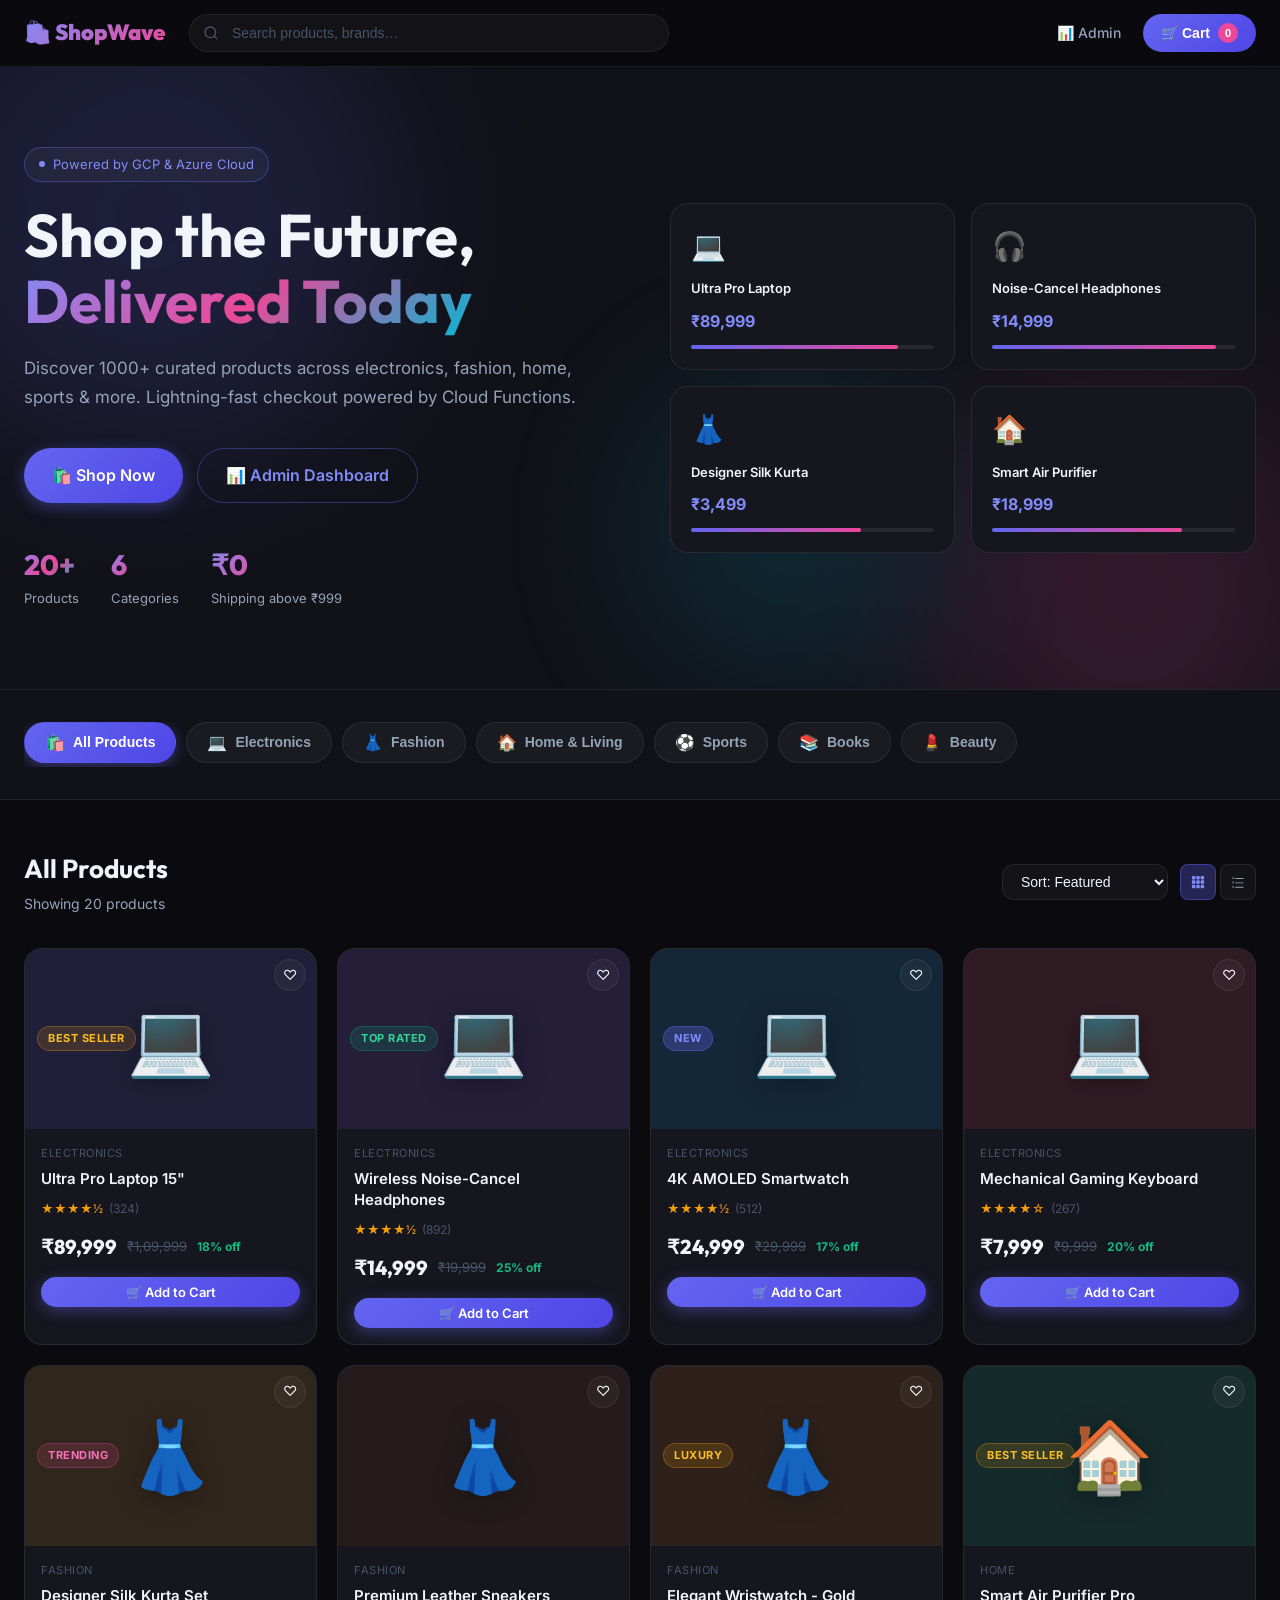
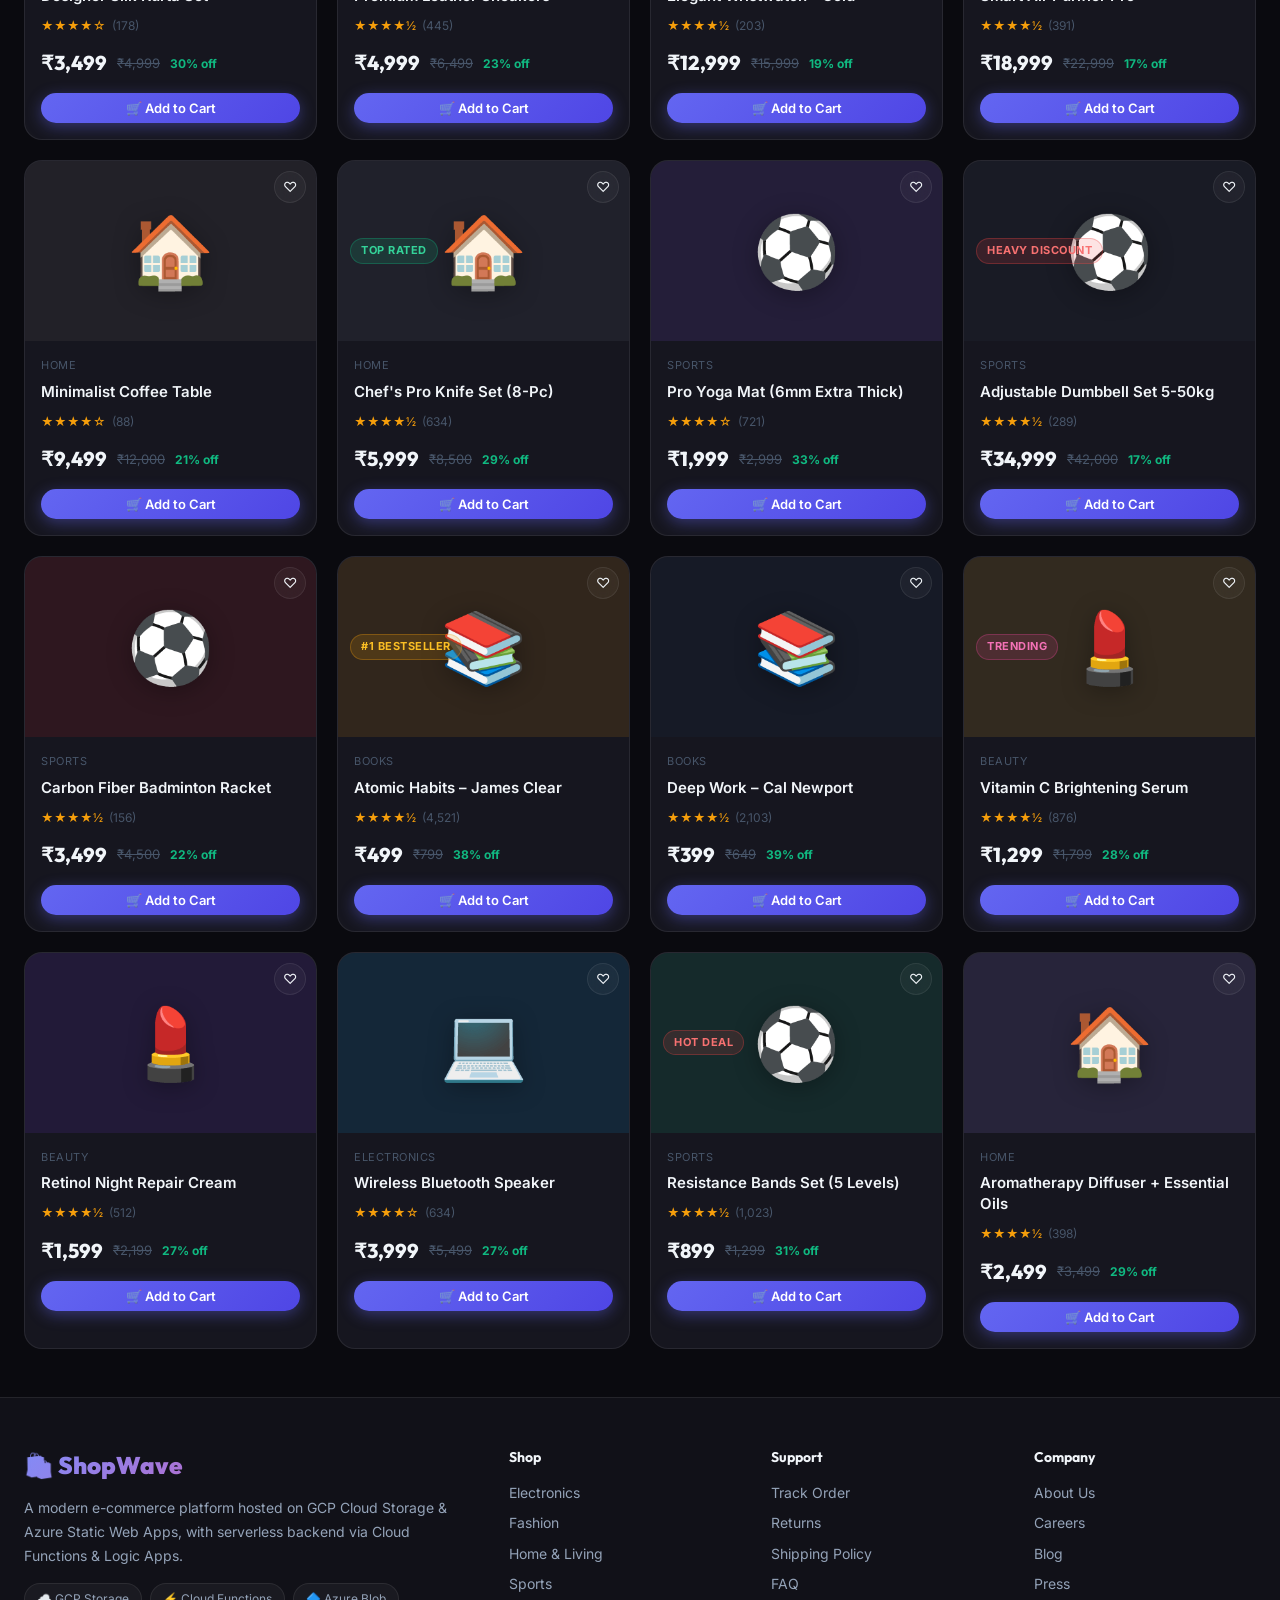
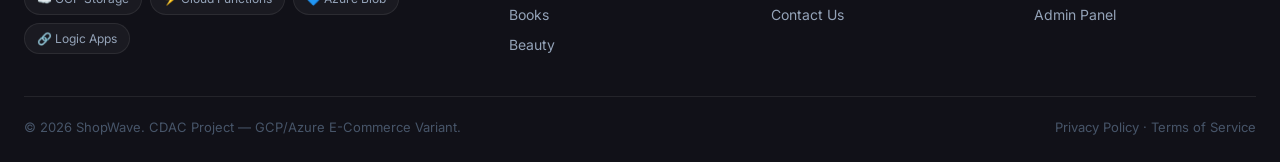
<file: CDAC project/ecommerce-app/index.html>
<!DOCTYPE html>
<html lang="en">
<head>
  <meta charset="UTF-8" />
  <meta name="viewport" content="width=device-width, initial-scale=1.0" />
  <title>ShopWave — Premium E-Commerce Store</title>
  <meta name="description" content="ShopWave is a premium e-commerce store offering electronics, fashion, home goods, sports equipment, books, and beauty products at unbeatable prices." />
  <meta name="keywords" content="ecommerce, online shopping, electronics, fashion, India, ShopWave" />
  <meta property="og:title" content="ShopWave — Premium E-Commerce Store" />
  <meta property="og:description" content="Shop the latest products across all categories with fast delivery and great deals." />

  <!-- GCP/Azure Hosting Note: This file is served from GCP Cloud Storage static site
       or Azure Static Web Apps. No server-side rendering required. -->
  <link rel="stylesheet" href="css/styles.css" />
  <link rel="icon" href="data:image/svg+xml,<svg xmlns='http://www.w3.org/2000/svg' viewBox='0 0 100 100'><text y='.9em' font-size='90'>🛍️</text></svg>" />
</head>
<body>

<!-- ════════════════════════════════════════════════════════
     NAVBAR
════════════════════════════════════════════════════════ -->
<nav id="navbar">
  <div class="nav-inner">
    <a href="index.html" class="nav-logo">🛍️ ShopWave</a>

    <div class="nav-search">
      <svg class="search-icon" width="16" height="16" fill="none" stroke="currentColor" stroke-width="2" viewBox="0 0 24 24">
        <circle cx="11" cy="11" r="8"/><path d="m21 21-4.35-4.35"/>
      </svg>
      <input type="search" id="nav-search-input" placeholder="Search products, brands…" autocomplete="off" />
    </div>

    <div class="nav-actions">
      <a href="admin.html" class="nav-link" id="nav-admin-link">📊 Admin</a>
      <button id="cart-btn" aria-label="Open Cart">
        🛒 Cart
        <span id="cart-count">0</span>
      </button>
    </div>
  </div>
</nav>

<!-- ════════════════════════════════════════════════════════
     HERO SECTION
════════════════════════════════════════════════════════ -->
<section id="hero" aria-label="Hero Banner">
  <div class="hero-bg" aria-hidden="true">
    <div class="hero-blob hero-blob-1"></div>
    <div class="hero-blob hero-blob-2"></div>
    <div class="hero-blob hero-blob-3"></div>
  </div>
  <div class="hero-inner">
    <div class="hero-text">
      <div class="hero-tag">
        <span></span> Powered by GCP &amp; Azure Cloud
      </div>
      <h1 class="hero-title">
        Shop the Future,<br/>
        <span class="gradient-text">Delivered Today</span>
      </h1>
      <p class="hero-sub">
        Discover 1000+ curated products across electronics, fashion, home,
        sports &amp; more. Lightning-fast checkout powered by Cloud Functions.
      </p>
      <div class="hero-cta">
        <button class="btn btn-primary btn-lg" id="hero-shop-btn">
          🛍️ Shop Now
        </button>
        <a href="admin.html" class="btn btn-outline btn-lg">📊 Admin Dashboard</a>
      </div>
      <div class="hero-stats">
        <div>
          <div class="hero-stat-value gradient-text">20+</div>
          <div class="hero-stat-label">Products</div>
        </div>
        <div>
          <div class="hero-stat-value gradient-text">6</div>
          <div class="hero-stat-label">Categories</div>
        </div>
        <div>
          <div class="hero-stat-value gradient-text">₹0</div>
          <div class="hero-stat-label">Shipping above ₹999</div>
        </div>
      </div>
    </div>

    <div class="hero-visual" aria-hidden="true">
      <div class="hero-card">
        <div class="hero-card-icon">💻</div>
        <div class="hero-card-name">Ultra Pro Laptop</div>
        <div class="hero-card-price">₹89,999</div>
        <div class="hero-card-bar"><div class="hero-card-bar-fill" style="width:85%"></div></div>
      </div>
      <div class="hero-card">
        <div class="hero-card-icon">🎧</div>
        <div class="hero-card-name">Noise-Cancel Headphones</div>
        <div class="hero-card-price">₹14,999</div>
        <div class="hero-card-bar"><div class="hero-card-bar-fill" style="width:92%"></div></div>
      </div>
      <div class="hero-card">
        <div class="hero-card-icon">👗</div>
        <div class="hero-card-name">Designer Silk Kurta</div>
        <div class="hero-card-price">₹3,499</div>
        <div class="hero-card-bar"><div class="hero-card-bar-fill" style="width:70%"></div></div>
      </div>
      <div class="hero-card">
        <div class="hero-card-icon">🏠</div>
        <div class="hero-card-name">Smart Air Purifier</div>
        <div class="hero-card-price">₹18,999</div>
        <div class="hero-card-bar"><div class="hero-card-bar-fill" style="width:78%"></div></div>
      </div>
    </div>
  </div>
</section>

<!-- ════════════════════════════════════════════════════════
     CATEGORY PILLS
════════════════════════════════════════════════════════ -->
<section id="categories" aria-label="Browse by Category">
  <div class="categories-inner">
    <div class="categories-scroll" id="categories-list" role="list">
      <!-- Rendered by renderCategories() — GCP Cloud Function: GET /categories -->
    </div>
  </div>
</section>

<!-- ════════════════════════════════════════════════════════
     PRODUCTS SECTION
════════════════════════════════════════════════════════ -->
<main id="products-section" aria-label="Products">
  <div class="products-header">
    <div>
      <h1 class="products-title">All Products</h1>
      <p class="text-muted" style="font-size:14px;margin-top:4px;">
        Showing <span id="products-count">—</span>
      </p>
    </div>
    <div class="products-controls">
      <select class="sort-select" id="sort-select" aria-label="Sort products">
        <option value="default">Sort: Featured</option>
        <option value="price-asc">Price: Low → High</option>
        <option value="price-desc">Price: High → Low</option>
        <option value="rating">Top Rated</option>
        <option value="name">Name A–Z</option>
      </select>
      <div class="view-toggle" role="group" aria-label="View mode">
        <button class="view-btn active" id="view-grid" title="Grid view" aria-pressed="true">
          <svg width="14" height="14" fill="currentColor" viewBox="0 0 16 16">
            <path d="M1 2a1 1 0 0 1 1-1h2a1 1 0 0 1 1 1v2a1 1 0 0 1-1 1H2a1 1 0 0 1-1-1V2zm5 0a1 1 0 0 1 1-1h2a1 1 0 0 1 1 1v2a1 1 0 0 1-1 1H7a1 1 0 0 1-1-1V2zm5 0a1 1 0 0 1 1-1h2a1 1 0 0 1 1 1v2a1 1 0 0 1-1 1h-2a1 1 0 0 1-1-1V2zM1 7a1 1 0 0 1 1-1h2a1 1 0 0 1 1 1v2a1 1 0 0 1-1 1H2a1 1 0 0 1-1-1V7zm5 0a1 1 0 0 1 1-1h2a1 1 0 0 1 1 1v2a1 1 0 0 1-1 1H7a1 1 0 0 1-1-1V7zm5 0a1 1 0 0 1 1-1h2a1 1 0 0 1 1 1v2a1 1 0 0 1-1 1h-2a1 1 0 0 1-1-1V7zM1 12a1 1 0 0 1 1-1h2a1 1 0 0 1 1 1v2a1 1 0 0 1-1 1H2a1 1 0 0 1-1-1v-2zm5 0a1 1 0 0 1 1-1h2a1 1 0 0 1 1 1v2a1 1 0 0 1-1 1H7a1 1 0 0 1-1-1v-2zm5 0a1 1 0 0 1 1-1h2a1 1 0 0 1 1 1v2a1 1 0 0 1-1 1h-2a1 1 0 0 1-1-1v-2z"/>
          </svg>
        </button>
        <button class="view-btn" id="view-list" title="List view" aria-pressed="false">
          <svg width="14" height="14" fill="currentColor" viewBox="0 0 16 16">
            <path fill-rule="evenodd" d="M2 2.5a.5.5 0 0 0-.5.5v1a.5.5 0 0 0 .5.5h1a.5.5 0 0 0 .5-.5V3a.5.5 0 0 0-.5-.5H2zM3 3H2v1h1V3zm-1 4.5a.5.5 0 0 0-.5.5v1a.5.5 0 0 0 .5.5h1a.5.5 0 0 0 .5-.5V8a.5.5 0 0 0-.5-.5H2zM3 8H2v1h1V8zm-1 4.5a.5.5 0 0 0-.5.5v1a.5.5 0 0 0 .5.5h1a.5.5 0 0 0 .5-.5v-1a.5.5 0 0 0-.5-.5H2zM3 13H2v1h1v-1zm2-9.5a.5.5 0 0 0 0 1h9a.5.5 0 0 0 0-1H5zm0 5a.5.5 0 0 0 0 1h9a.5.5 0 0 0 0-1H5zm0 5a.5.5 0 0 0 0 1h9a.5.5 0 0 0 0-1H5z"/>
          </svg>
        </button>
      </div>
    </div>
  </div>

  <!-- GCP Cloud Function: GET /products — rendered by loadProducts() -->
  <div id="products-grid">
    <div class="products-loading" style="grid-column:1/-1">
      <div class="spinner"></div>
      <p>Loading products from Cloud Storage…</p>
    </div>
  </div>
</main>

<!-- ════════════════════════════════════════════════════════
     FOOTER
════════════════════════════════════════════════════════ -->
<footer id="footer" aria-label="Footer">
  <div class="footer-inner">
    <div class="footer-grid">
      <div>
        <div class="footer-brand-name">🛍️ ShopWave</div>
        <p class="footer-brand-desc">
          A modern e-commerce platform hosted on GCP Cloud Storage &amp; Azure Static Web Apps,
          with serverless backend via Cloud Functions &amp; Logic Apps.
        </p>
        <div class="cloud-badges">
          <span class="cloud-badge">☁️ GCP Storage</span>
          <span class="cloud-badge">⚡ Cloud Functions</span>
          <span class="cloud-badge">🔷 Azure Blob</span>
          <span class="cloud-badge">🔗 Logic Apps</span>
        </div>
      </div>
      <div class="footer-col">
        <h4>Shop</h4>
        <ul>
          <li>Electronics</li><li>Fashion</li>
          <li>Home &amp; Living</li><li>Sports</li>
          <li>Books</li><li>Beauty</li>
        </ul>
      </div>
      <div class="footer-col">
        <h4>Support</h4>
        <ul>
          <li>Track Order</li><li>Returns</li>
          <li>Shipping Policy</li><li>FAQ</li>
          <li>Contact Us</li>
        </ul>
      </div>
      <div class="footer-col">
        <h4>Company</h4>
        <ul>
          <li>About Us</li><li>Careers</li>
          <li>Blog</li><li>Press</li>
          <li><a href="admin.html" style="color:inherit;">Admin Panel</a></li>
        </ul>
      </div>
    </div>
    <div class="footer-bottom">
      <span>© 2026 ShopWave. CDAC Project — GCP/Azure E-Commerce Variant.</span>
      <span>Privacy Policy · Terms of Service</span>
    </div>
  </div>
</footer>

<!-- ════════════════════════════════════════════════════════
     CART SIDEBAR
════════════════════════════════════════════════════════ -->
<div id="cart-overlay" aria-hidden="true"></div>
<aside id="cart-sidebar" aria-label="Shopping Cart">
  <div class="cart-header">
    <h2 class="cart-title">🛒 Your Cart</h2>
    <button class="modal-close" id="cart-close-btn" aria-label="Close cart">✕</button>
  </div>
  <div class="cart-body" id="cart-body">
    <div class="cart-empty-msg">
      <div class="cart-empty-icon">🛒</div>
      <h3>Your cart is empty</h3>
      <p>Add some products to get started!</p>
    </div>
  </div>
  <div class="cart-footer">
    <div id="cart-footer-summary" class="cart-summary"></div>
    <button class="btn btn-primary btn-lg" id="cart-checkout-btn" style="width:100%;">
      ⚡ Proceed to Checkout
    </button>
    <button class="btn btn-ghost btn-sm" onclick="closeCartSidebar()" style="width:100%;text-align:center;">
      Continue Shopping
    </button>
  </div>
</aside>

<!-- ════════════════════════════════════════════════════════
     PRODUCT DETAIL MODAL
════════════════════════════════════════════════════════ -->
<div class="overlay" id="product-overlay" role="dialog" aria-modal="true" aria-label="Product Details">
  <div class="modal" style="max-width:820px;">
    <div class="modal-header">
      <h2 class="modal-title">Product Details</h2>
      <button class="modal-close" id="product-modal-close" aria-label="Close">✕</button>
    </div>
    <div class="modal-body" id="product-modal-body">
      <!-- Rendered by openProductModal() -->
    </div>
  </div>
</div>

<!-- ════════════════════════════════════════════════════════
     CHECKOUT MODAL
════════════════════════════════════════════════════════ -->
<div class="overlay" id="checkout-overlay" role="dialog" aria-modal="true" aria-label="Checkout">
  <div class="modal" style="max-width:640px;">
    <div class="modal-header">
      <h2 class="modal-title">Checkout</h2>
      <button class="modal-close" onclick="Checkout.close()" aria-label="Close">✕</button>
    </div>
    <div class="modal-body">
      <!-- Step Progress -->
      <div class="checkout-steps" id="checkout-steps"></div>
      <!-- Step Panes -->
      <div id="checkout-panes"></div>
    </div>
  </div>
</div>

<!-- ════════════════════════════════════════════════════════
     TOAST NOTIFICATIONS
════════════════════════════════════════════════════════ -->
<div id="toast-container" aria-live="polite" aria-atomic="true"></div>

<!-- ════════════════════════════════════════════════════════
     SCRIPTS
     Load order: functions (Cloud layer) → cart → checkout → app
════════════════════════════════════════════════════════ -->
<script src="js/functions.js"></script>
<script src="js/cart.js"></script>
<script src="js/checkout.js"></script>
<script src="js/app.js"></script>

</body>
</html>
</file>
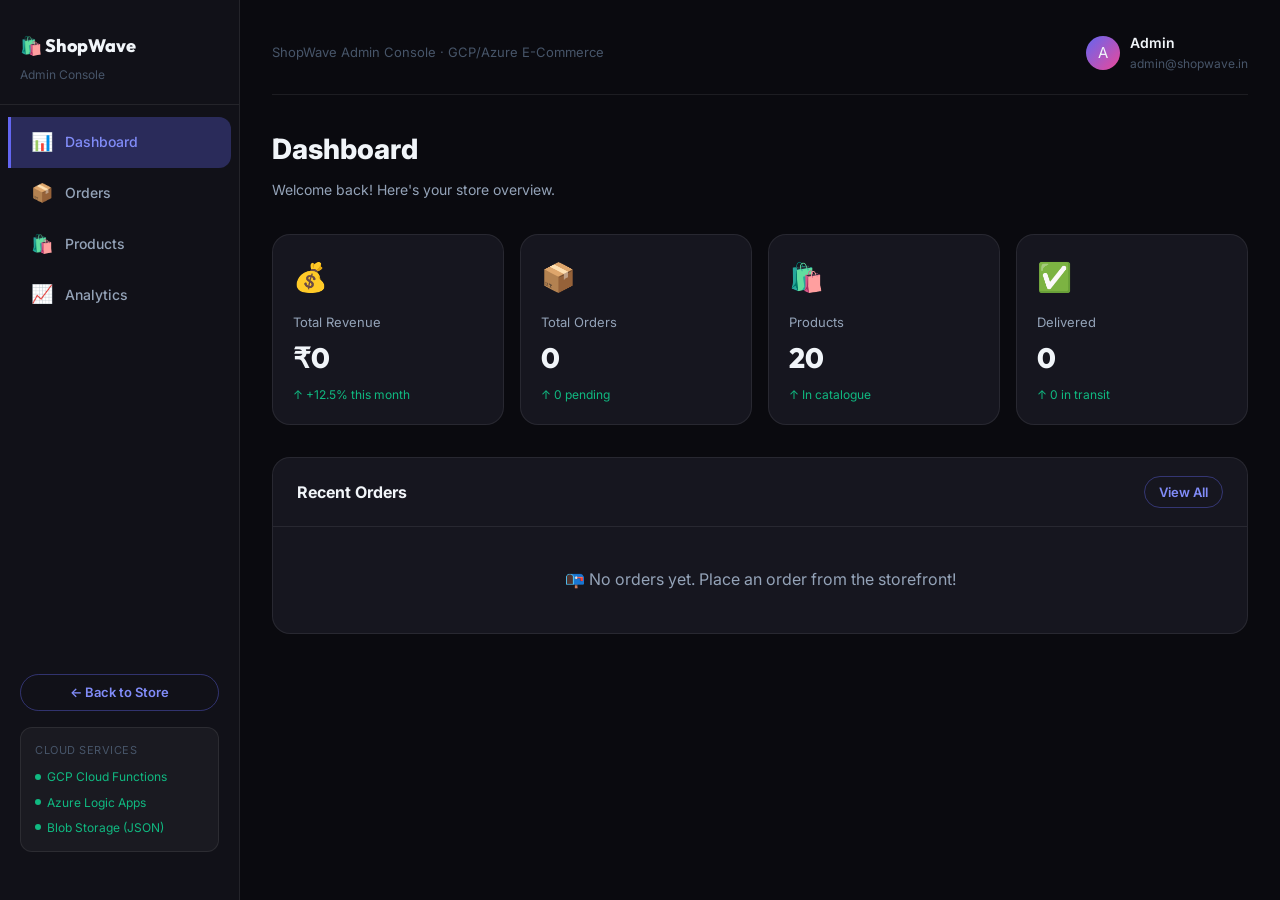
<file: CDAC project/ecommerce-app/admin.html>
<!DOCTYPE html>
<html lang="en">
<head>
  <meta charset="UTF-8" />
  <meta name="viewport" content="width=device-width, initial-scale=1.0" />
  <title>ShopWave Admin — Dashboard</title>
  <meta name="description" content="ShopWave Admin Dashboard — manage orders, products, and view analytics powered by GCP Cloud Functions and Azure Logic Apps." />
  <link rel="stylesheet" href="css/styles.css" />
  <link rel="icon" href="data:image/svg+xml,<svg xmlns='http://www.w3.org/2000/svg' viewBox='0 0 100 100'><text y='.9em' font-size='90'>📊</text></svg>" />
  <style>
    body { overflow: hidden; }
    .admin-main { overflow-y: auto; height: 100vh; }
    #admin-content-area { animation: fadeInUp 0.3s ease; }
  </style>
</head>
<body>

<div class="admin-layout">

  <!-- ══════════════════════════════════════
       SIDEBAR
  ══════════════════════════════════════ -->
  <aside class="admin-sidebar" aria-label="Admin Navigation">
    <div class="admin-sidebar-header">
      <div class="admin-sidebar-logo">🛍️ ShopWave</div>
      <div style="font-size:12px;color:var(--text-muted);margin-top:4px;">Admin Console</div>
    </div>

    <nav aria-label="Admin sections">
      <div class="admin-nav-item active" data-section="dashboard" role="button" tabindex="0">
        <span>📊</span> Dashboard
      </div>
      <div class="admin-nav-item" data-section="orders" role="button" tabindex="0">
        <span>📦</span> Orders
      </div>
      <div class="admin-nav-item" data-section="products" role="button" tabindex="0">
        <span>🛍️</span> Products
      </div>
      <div class="admin-nav-item" data-section="analytics" role="button" tabindex="0">
        <span>📈</span> Analytics
      </div>
    </nav>

    <div style="margin-top:auto;padding:20px 20px 24px;">
      <a href="index.html" class="btn btn-outline btn-sm" style="width:100%;text-align:center;display:block;">
        ← Back to Store
      </a>
      <div style="margin-top:16px;padding:14px;background:var(--bg-glass);border:1px solid var(--border);border-radius:var(--radius-md);">
        <div style="font-size:11px;color:var(--text-muted);margin-bottom:8px;text-transform:uppercase;letter-spacing:0.5px;">Cloud Services</div>
        <div style="display:flex;flex-direction:column;gap:6px;">
          <div style="font-size:12px;color:var(--emerald);display:flex;align-items:center;gap:6px;">
            <span style="width:6px;height:6px;border-radius:50%;background:var(--emerald);display:inline-block;"></span>
            GCP Cloud Functions
          </div>
          <div style="font-size:12px;color:var(--emerald);display:flex;align-items:center;gap:6px;">
            <span style="width:6px;height:6px;border-radius:50%;background:var(--emerald);display:inline-block;"></span>
            Azure Logic Apps
          </div>
          <div style="font-size:12px;color:var(--emerald);display:flex;align-items:center;gap:6px;">
            <span style="width:6px;height:6px;border-radius:50%;background:var(--emerald);display:inline-block;"></span>
            Blob Storage (JSON)
          </div>
        </div>
      </div>
    </div>
  </aside>

  <!-- ══════════════════════════════════════
       MAIN CONTENT
  ══════════════════════════════════════ -->
  <main class="admin-content admin-main" id="admin-main" aria-label="Admin Content">

    <!-- Top Bar -->
    <div style="display:flex;align-items:center;justify-content:space-between;margin-bottom:32px;padding-bottom:20px;border-bottom:1px solid var(--border);">
      <div>
        <div style="font-size:13px;color:var(--text-muted);">
          ShopWave Admin Console · GCP/Azure E-Commerce
        </div>
      </div>
      <div style="display:flex;align-items:center;gap:10px;">
        <div style="width:34px;height:34px;border-radius:50%;background:linear-gradient(135deg,var(--accent),var(--pink));display:flex;align-items:center;justify-content:center;font-size:15px;">A</div>
        <div>
          <div style="font-size:14px;font-weight:600;">Admin</div>
          <div style="font-size:12px;color:var(--text-muted);">admin@shopwave.in</div>
        </div>
      </div>
    </div>

    <!-- Dynamic Content Area — rendered by Admin.showSection() -->
    <div id="admin-content-area">
      <div style="display:flex;flex-direction:column;align-items:center;gap:16px;padding:60px;color:var(--text-secondary);">
        <div class="spinner"></div>
        <p>Loading admin data from Cloud Storage…</p>
      </div>
    </div>

  </main>
</div>

<!-- Toast -->
<div id="toast-container" aria-live="polite"></div>

<!-- Scripts -->
<script src="js/functions.js"></script>
<script src="js/cart.js"></script>
<script>
  // Toast needed by admin.js
  const Toast = (() => {
    function show(msg, type = 'info', duration = 3200) {
      const container = document.getElementById('toast-container');
      if (!container) return;
      const icons = { success: '✅', error: '❌', info: 'ℹ️' };
      const toast = document.createElement('div');
      toast.className = `toast toast-${type}`;
      toast.innerHTML = `<span class="toast-icon">${icons[type]||'ℹ️'}</span><span class="toast-msg">${msg}</span>`;
      container.appendChild(toast);
      setTimeout(() => {
        toast.classList.add('fade-out');
        setTimeout(() => toast.remove(), 300);
      }, duration);
    }
    return { show };
  })();
</script>
<script src="js/admin.js"></script>
<script>
  document.addEventListener('DOMContentLoaded', () => Admin.init());
</script>

</body>
</html>
</file>
<file: CDAC project/ecommerce-app/css/styles.css>
/* ============================================================
   SHOPWAVE — Design System & Styles
   GCP/Azure E-Commerce App
   ============================================================ */

@import url('https://fonts.googleapis.com/css2?family=Outfit:wght@300;400;500;600;700;800;900&family=Inter:wght@300;400;500;600;700&display=swap');

/* ── CSS Variables ────────────────────────────────────────── */
:root {
  --bg-primary:    #0a0a0f;
  --bg-secondary:  #111118;
  --bg-card:       #16161f;
  --bg-card-hover: #1e1e2a;
  --bg-glass:      rgba(255,255,255,0.04);
  --bg-glass-hover:rgba(255,255,255,0.08);

  --accent:        #6366f1;
  --accent-light:  #818cf8;
  --accent-dark:   #4f46e5;
  --accent-glow:   rgba(99,102,241,0.3);

  --pink:          #ec4899;
  --cyan:          #06b6d4;
  --emerald:       #10b981;
  --amber:         #f59e0b;

  --text-primary:  #f1f5f9;
  --text-secondary:#94a3b8;
  --text-muted:    #475569;

  --border:        rgba(255,255,255,0.08);
  --border-accent: rgba(99,102,241,0.4);

  --radius-sm:  8px;
  --radius-md:  12px;
  --radius-lg:  18px;
  --radius-xl:  24px;
  --radius-full: 9999px;

  --shadow-sm:  0 2px 8px rgba(0,0,0,0.3);
  --shadow-md:  0 8px 24px rgba(0,0,0,0.4);
  --shadow-lg:  0 20px 60px rgba(0,0,0,0.5);
  --shadow-accent: 0 8px 32px rgba(99,102,241,0.25);

  --transition: 0.25s cubic-bezier(0.4, 0, 0.2, 1);
  --transition-fast: 0.15s ease;
}

/* ── Reset & Base ─────────────────────────────────────────── */
*, *::before, *::after { box-sizing: border-box; margin: 0; padding: 0; }

html { scroll-behavior: smooth; }

body {
  font-family: 'Inter', sans-serif;
  background: var(--bg-primary);
  color: var(--text-primary);
  line-height: 1.6;
  min-height: 100vh;
  overflow-x: hidden;
}

/* Scrollbar */
::-webkit-scrollbar { width: 6px; }
::-webkit-scrollbar-track { background: var(--bg-secondary); }
::-webkit-scrollbar-thumb { background: var(--accent); border-radius: 3px; }

/* ── Typography ───────────────────────────────────────────── */
h1,h2,h3,h4,h5 { font-family: 'Outfit', sans-serif; font-weight: 700; }
a { text-decoration: none; color: inherit; }
img { max-width: 100%; }

/* ── Utility ──────────────────────────────────────────────── */
.container { max-width: 1300px; margin: 0 auto; padding: 0 24px; }
.flex { display: flex; }
.flex-center { display: flex; align-items: center; justify-content: center; }
.gap-1 { gap: 8px; } .gap-2 { gap: 16px; } .gap-3 { gap: 24px; }
.hidden { display: none !important; }
.text-accent { color: var(--accent-light); }
.text-muted { color: var(--text-secondary); }

/* ── Gradients ────────────────────────────────────────────── */
.gradient-text {
  background: linear-gradient(135deg, var(--accent-light), var(--pink), var(--cyan));
  -webkit-background-clip: text;
  -webkit-text-fill-color: transparent;
  background-clip: text;
}

/* ── Buttons ──────────────────────────────────────────────── */
.btn {
  display: inline-flex; align-items: center; justify-content: center;
  gap: 8px; padding: 10px 20px; border-radius: var(--radius-full);
  font-family: 'Inter', sans-serif; font-size: 14px; font-weight: 600;
  border: none; cursor: pointer; transition: var(--transition);
  white-space: nowrap;
}
.btn-primary {
  background: linear-gradient(135deg, var(--accent), var(--accent-dark));
  color: #fff;
  box-shadow: 0 4px 15px rgba(99,102,241,0.4);
}
.btn-primary:hover {
  transform: translateY(-2px);
  box-shadow: 0 8px 25px rgba(99,102,241,0.55);
}
.btn-outline {
  background: transparent;
  border: 1.5px solid var(--border-accent);
  color: var(--accent-light);
}
.btn-outline:hover {
  background: var(--accent-glow);
  border-color: var(--accent-light);
}
.btn-ghost {
  background: var(--bg-glass);
  color: var(--text-primary);
  border: 1px solid var(--border);
}
.btn-ghost:hover { background: var(--bg-glass-hover); }
.btn-danger {
  background: rgba(239,68,68,0.15);
  color: #f87171;
  border: 1px solid rgba(239,68,68,0.3);
}
.btn-danger:hover { background: rgba(239,68,68,0.25); }
.btn-sm { padding: 7px 14px; font-size: 13px; }
.btn-lg { padding: 14px 28px; font-size: 16px; }
.btn-icon { width: 40px; height: 40px; padding: 0; border-radius: var(--radius-full); }
.btn:disabled { opacity: 0.5; cursor: not-allowed; transform: none !important; }

/* ── Badge ────────────────────────────────────────────────── */
.badge {
  display: inline-block; padding: 3px 10px; border-radius: var(--radius-full);
  font-size: 11px; font-weight: 700; letter-spacing: 0.5px;
  text-transform: uppercase;
}
.badge-accent { background: var(--accent-glow); color: var(--accent-light); border: 1px solid var(--border-accent); }
.badge-amber  { background: rgba(245,158,11,0.15); color: #fbbf24; border: 1px solid rgba(245,158,11,0.3); }
.badge-emerald{ background: rgba(16,185,129,0.15); color: #34d399; border: 1px solid rgba(16,185,129,0.3); }
.badge-pink   { background: rgba(236,72,153,0.15); color: #f472b6; border: 1px solid rgba(236,72,153,0.3); }
.badge-red    { background: rgba(239,68,68,0.15);  color: #f87171; border: 1px solid rgba(239,68,68,0.3); }

/* ── Inputs ───────────────────────────────────────────────── */
.input {
  width: 100%; padding: 12px 16px; border-radius: var(--radius-md);
  background: var(--bg-secondary); border: 1.5px solid var(--border);
  color: var(--text-primary); font-family: 'Inter', sans-serif; font-size: 14px;
  transition: var(--transition); outline: none;
}
.input:focus { border-color: var(--accent); box-shadow: 0 0 0 3px var(--accent-glow); }
.input::placeholder { color: var(--text-muted); }
.input-group { display: flex; flex-direction: column; gap: 6px; }
.input-group label { font-size: 13px; font-weight: 600; color: var(--text-secondary); }
.input-row { display: grid; grid-template-columns: 1fr 1fr; gap: 16px; }

/* ── Navbar ───────────────────────────────────────────────── */
#navbar {
  position: sticky; top: 0; z-index: 100;
  background: rgba(10,10,15,0.85);
  backdrop-filter: blur(20px);
  border-bottom: 1px solid var(--border);
  padding: 0 24px;
}
.nav-inner {
  max-width: 1300px; margin: 0 auto;
  display: flex; align-items: center; gap: 24px;
  height: 66px;
}
.nav-logo {
  font-family: 'Outfit', sans-serif; font-size: 22px; font-weight: 900;
  background: linear-gradient(135deg, var(--accent-light), var(--pink));
  -webkit-background-clip: text; -webkit-text-fill-color: transparent; background-clip: text;
  flex-shrink: 0;
}
.nav-search {
  flex: 1; max-width: 480px; position: relative;
}
.nav-search input {
  width: 100%; padding: 10px 16px 10px 42px;
  background: var(--bg-glass); border: 1px solid var(--border);
  border-radius: var(--radius-full); color: var(--text-primary);
  font-size: 14px; outline: none; transition: var(--transition);
}
.nav-search input:focus { border-color: var(--accent); background: var(--bg-glass-hover); }
.nav-search input::placeholder { color: var(--text-muted); }
.nav-search .search-icon {
  position: absolute; left: 14px; top: 50%; transform: translateY(-50%);
  color: var(--text-muted); pointer-events: none;
}
.nav-actions { display: flex; align-items: center; gap: 8px; margin-left: auto; }
.nav-link {
  padding: 8px 14px; border-radius: var(--radius-full); font-size: 14px;
  font-weight: 500; color: var(--text-secondary); transition: var(--transition);
  cursor: pointer;
}
.nav-link:hover, .nav-link.active { color: var(--text-primary); background: var(--bg-glass); }
#cart-btn {
  position: relative;
  background: linear-gradient(135deg, var(--accent), var(--accent-dark));
  color: #fff; border: none; padding: 9px 18px; border-radius: var(--radius-full);
  font-weight: 600; font-size: 14px; cursor: pointer; display: flex; align-items: center;
  gap: 8px; transition: var(--transition);
}
#cart-btn:hover { transform: translateY(-1px); box-shadow: var(--shadow-accent); }
#cart-count {
  background: var(--pink); color: #fff;
  width: 20px; height: 20px; border-radius: 50%;
  display: flex; align-items: center; justify-content: center;
  font-size: 11px; font-weight: 700;
}

/* ── Hero ─────────────────────────────────────────────────── */
#hero {
  position: relative; overflow: hidden;
  background: var(--bg-secondary);
  padding: 80px 24px;
  border-bottom: 1px solid var(--border);
}
.hero-bg {
  position: absolute; inset: 0; pointer-events: none; overflow: hidden;
}
.hero-blob {
  position: absolute; border-radius: 50%; filter: blur(80px); opacity: 0.15;
  animation: blobFloat 8s ease-in-out infinite alternate;
}
.hero-blob-1 { width: 500px; height: 500px; background: var(--accent); top: -100px; left: -100px; }
.hero-blob-2 { width: 400px; height: 400px; background: var(--pink); bottom: -100px; right: -50px; animation-delay: 3s; }
.hero-blob-3 { width: 300px; height: 300px; background: var(--cyan); top: 50%; left: 50%; animation-delay: 1.5s; }
@keyframes blobFloat { 0%{transform:translate(0,0) scale(1)} 100%{transform:translate(30px,20px) scale(1.1)} }

.hero-inner {
  max-width: 1300px; margin: 0 auto;
  display: grid; grid-template-columns: 1fr 1fr; gap: 60px; align-items: center;
  position: relative; z-index: 1;
}
.hero-tag {
  display: inline-flex; align-items: center; gap: 8px;
  background: var(--bg-glass); border: 1px solid var(--border-accent);
  border-radius: var(--radius-full); padding: 6px 14px;
  font-size: 13px; color: var(--accent-light); margin-bottom: 20px;
}
.hero-tag span { width: 6px; height: 6px; border-radius: 50%; background: var(--accent-light); animation: pulse 2s infinite; }
@keyframes pulse { 0%,100%{opacity:1; transform:scale(1)} 50%{opacity:0.5; transform:scale(1.4)} }

.hero-title { font-size: clamp(36px, 5vw, 60px); line-height: 1.1; margin-bottom: 20px; }
.hero-sub { color: var(--text-secondary); font-size: 17px; margin-bottom: 36px; line-height: 1.7; }
.hero-cta { display: flex; gap: 14px; flex-wrap: wrap; }
.hero-stats { display: flex; gap: 32px; margin-top: 40px; }
.hero-stat-value { font-size: 28px; font-weight: 800; font-family: 'Outfit', sans-serif; }
.hero-stat-label { font-size: 13px; color: var(--text-secondary); }

.hero-visual {
  display: grid; grid-template-columns: 1fr 1fr; gap: 16px;
}
.hero-card {
  background: var(--bg-card);
  border: 1px solid var(--border);
  border-radius: var(--radius-lg);
  padding: 20px;
  display: flex; flex-direction: column; gap: 10px;
  transition: var(--transition);
  animation: floatCard 4s ease-in-out infinite alternate;
}
.hero-card:nth-child(2) { animation-delay: 1s; }
.hero-card:nth-child(3) { animation-delay: 2s; }
.hero-card:nth-child(4) { animation-delay: 0.5s; }
@keyframes floatCard { 0%{transform:translateY(0)} 100%{transform:translateY(-8px)} }
.hero-card:hover { border-color: var(--border-accent); box-shadow: var(--shadow-accent); }
.hero-card-icon { font-size: 28px; }
.hero-card-name { font-size: 13px; font-weight: 600; }
.hero-card-price { font-size: 16px; font-weight: 700; color: var(--accent-light); }
.hero-card-bar { height: 4px; background: var(--border); border-radius: 2px; }
.hero-card-bar-fill { height: 100%; border-radius: 2px; background: linear-gradient(90deg, var(--accent), var(--pink)); }

/* ── Category Pills ───────────────────────────────────────── */
#categories {
  padding: 32px 24px;
  border-bottom: 1px solid var(--border);
  background: var(--bg-secondary);
}
.categories-inner { max-width: 1300px; margin: 0 auto; }
.categories-scroll {
  display: flex; gap: 10px; overflow-x: auto; padding-bottom: 4px;
  scrollbar-width: none;
}
.categories-scroll::-webkit-scrollbar { display: none; }
.cat-pill {
  display: inline-flex; align-items: center; gap: 8px;
  padding: 10px 20px; border-radius: var(--radius-full);
  background: var(--bg-glass); border: 1.5px solid var(--border);
  font-size: 14px; font-weight: 600; cursor: pointer;
  transition: var(--transition); white-space: nowrap;
  color: var(--text-secondary);
}
.cat-pill:hover { border-color: var(--border-accent); color: var(--text-primary); background: var(--bg-glass-hover); }
.cat-pill.active {
  background: linear-gradient(135deg, var(--accent), var(--accent-dark));
  border-color: transparent; color: #fff;
  box-shadow: 0 4px 15px rgba(99,102,241,0.4);
}
.cat-pill-icon { font-size: 16px; }

/* ── Products Section ─────────────────────────────────────── */
#products-section { padding: 48px 24px; }
.products-header {
  max-width: 1300px; margin: 0 auto 32px;
  display: flex; align-items: center; justify-content: space-between; flex-wrap: wrap; gap: 16px;
}
.products-title { font-size: 26px; }
.products-controls { display: flex; align-items: center; gap: 12px; }
.sort-select {
  padding: 8px 14px; background: var(--bg-glass); border: 1px solid var(--border);
  border-radius: var(--radius-md); color: var(--text-primary); font-size: 14px;
  outline: none; cursor: pointer; transition: var(--transition);
}
.sort-select:focus { border-color: var(--accent); }
.view-toggle { display: flex; gap: 4px; }
.view-btn {
  width: 36px; height: 36px; display: flex; align-items: center; justify-content: center;
  border-radius: var(--radius-sm); background: var(--bg-glass);
  border: 1px solid var(--border); cursor: pointer; color: var(--text-secondary);
  transition: var(--transition);
}
.view-btn.active, .view-btn:hover { background: var(--accent-glow); color: var(--accent-light); border-color: var(--border-accent); }

/* ── Product Grid ─────────────────────────────────────────── */
#products-grid {
  max-width: 1300px; margin: 0 auto;
  display: grid; grid-template-columns: repeat(auto-fill, minmax(260px, 1fr)); gap: 20px;
}
#products-grid.list-view { grid-template-columns: 1fr; }

/* ── Product Card ─────────────────────────────────────────── */
.product-card {
  background: var(--bg-card);
  border: 1px solid var(--border);
  border-radius: var(--radius-lg);
  overflow: hidden; cursor: pointer;
  transition: var(--transition);
  position: relative;
}
.product-card:hover {
  transform: translateY(-6px);
  border-color: var(--border-accent);
  box-shadow: var(--shadow-accent);
}
.product-card-img {
  height: 180px;
  display: flex; align-items: center; justify-content: center;
  font-size: 70px; position: relative;
  overflow: hidden;
}
.product-card-img-bg {
  position: absolute; inset: 0; opacity: 0.12;
  transition: var(--transition);
}
.product-card:hover .product-card-img-bg { opacity: 0.22; transform: scale(1.05); }
.product-card-emoji { position: relative; z-index: 1; filter: drop-shadow(0 4px 12px rgba(0,0,0,0.3)); }
.product-card-badge {
  position: absolute; top: 12px; left: 12px; z-index: 2;
}
.product-card-wishlist {
  position: absolute; top: 10px; right: 10px; z-index: 2;
  width: 32px; height: 32px; border-radius: 50%; background: var(--bg-glass);
  border: 1px solid var(--border); display: flex; align-items: center; justify-content: center;
  cursor: pointer; font-size: 14px; transition: var(--transition); backdrop-filter: blur(10px);
}
.product-card-wishlist:hover { background: rgba(236,72,153,0.2); border-color: rgba(236,72,153,0.5); }
.product-card-wishlist.liked { color: var(--pink); }

.product-card-body { padding: 16px; }
.product-card-cat { font-size: 11px; color: var(--text-muted); text-transform: uppercase; letter-spacing: 0.5px; margin-bottom: 6px; }
.product-card-name { font-size: 15px; font-weight: 600; margin-bottom: 10px; line-height: 1.4; }
.product-card-rating { display: flex; align-items: center; gap: 6px; margin-bottom: 12px; }
.stars { color: var(--amber); font-size: 12px; }
.review-count { font-size: 12px; color: var(--text-muted); }
.product-card-price { display: flex; align-items: center; gap: 10px; margin-bottom: 14px; }
.price-current { font-size: 20px; font-weight: 800; font-family: 'Outfit',sans-serif; color: var(--text-primary); }
.price-original { font-size: 13px; color: var(--text-muted); text-decoration: line-through; }
.price-discount { font-size: 12px; font-weight: 700; color: var(--emerald); }
.product-card-actions { display: flex; gap: 8px; }
.btn-add-cart { flex: 1; }

/* List view card override */
#products-grid.list-view .product-card {
  display: grid; grid-template-columns: 200px 1fr;
}
#products-grid.list-view .product-card-img { height: 100%; border-radius: 0; }
#products-grid.list-view .product-card-body { display: flex; flex-direction: column; justify-content: space-between; }

/* ── Loading / Empty ──────────────────────────────────────── */
.products-loading, .products-empty {
  max-width: 1300px; margin: 60px auto;
  display: flex; flex-direction: column; align-items: center;
  gap: 16px; color: var(--text-secondary);
}
.spinner {
  width: 48px; height: 48px; border: 3px solid var(--border);
  border-top-color: var(--accent); border-radius: 50%;
  animation: spin 0.8s linear infinite;
}
@keyframes spin { to { transform: rotate(360deg); } }
.products-empty-icon { font-size: 60px; margin-bottom: 8px; }

/* ── Modal Overlay ────────────────────────────────────────── */
.overlay {
  position: fixed; inset: 0; z-index: 200;
  background: rgba(0,0,0,0.75); backdrop-filter: blur(8px);
  display: flex; align-items: center; justify-content: center;
  padding: 24px; opacity: 0; transition: opacity var(--transition);
}
.overlay.show { opacity: 1; }
.modal {
  background: var(--bg-card); border: 1px solid var(--border);
  border-radius: var(--radius-xl); max-width: 760px; width: 100%;
  max-height: 90vh; overflow-y: auto;
  transform: scale(0.92) translateY(20px); transition: transform var(--transition);
}
.overlay.show .modal { transform: scale(1) translateY(0); }
.modal-header {
  display: flex; align-items: center; justify-content: space-between;
  padding: 24px 28px 0; position: sticky; top: 0;
  background: var(--bg-card); z-index: 1;
}
.modal-title { font-size: 20px; font-weight: 700; }
.modal-close {
  width: 36px; height: 36px; border-radius: var(--radius-full);
  background: var(--bg-glass); border: 1px solid var(--border);
  color: var(--text-secondary); font-size: 18px; cursor: pointer;
  display: flex; align-items: center; justify-content: center; transition: var(--transition);
}
.modal-close:hover { background: rgba(239,68,68,0.2); color: #f87171; border-color: rgba(239,68,68,0.4); }
.modal-body { padding: 24px 28px 28px; }

/* Product Detail Modal */
.product-detail-grid { display: grid; grid-template-columns: 1fr 1fr; gap: 28px; }
.product-detail-img {
  height: 260px; border-radius: var(--radius-lg);
  display: flex; align-items: center; justify-content: center;
  font-size: 90px; position: relative; overflow: hidden;
}
.product-detail-features { list-style: none; display: flex; flex-direction: column; gap: 8px; margin: 16px 0; }
.product-detail-features li {
  display: flex; align-items: center; gap: 10px;
  font-size: 14px; color: var(--text-secondary);
}
.product-detail-features li::before { content: "✓"; color: var(--emerald); font-weight: 700; }
.product-detail-qty {
  display: flex; align-items: center; gap: 12px; margin: 16px 0;
}
.qty-btn {
  width: 36px; height: 36px; border-radius: var(--radius-sm);
  background: var(--bg-glass); border: 1px solid var(--border);
  color: var(--text-primary); font-size: 18px; cursor: pointer;
  display: flex; align-items: center; justify-content: center; transition: var(--transition);
}
.qty-btn:hover { background: var(--accent-glow); border-color: var(--accent); }
.qty-display { font-size: 18px; font-weight: 700; min-width: 40px; text-align: center; }

/* ── Cart Sidebar ─────────────────────────────────────────── */
#cart-overlay {
  position: fixed; inset: 0; z-index: 300;
  background: rgba(0,0,0,0.6); backdrop-filter: blur(6px);
  opacity: 0; pointer-events: none; transition: opacity var(--transition);
}
#cart-overlay.show { opacity: 1; pointer-events: all; }
#cart-sidebar {
  position: fixed; top: 0; right: -440px; width: 420px; height: 100vh;
  background: var(--bg-card); border-left: 1px solid var(--border);
  z-index: 301; transition: right 0.35s cubic-bezier(0.4,0,0.2,1);
  display: flex; flex-direction: column;
}
#cart-sidebar.open { right: 0; }
.cart-header {
  padding: 24px; border-bottom: 1px solid var(--border);
  display: flex; align-items: center; justify-content: space-between;
}
.cart-title { font-size: 20px; font-weight: 700; }
.cart-body { flex: 1; overflow-y: auto; padding: 16px; display: flex; flex-direction: column; gap: 12px; }
.cart-empty-msg {
  flex: 1; display: flex; flex-direction: column; align-items: center;
  justify-content: center; gap: 12px; color: var(--text-secondary); text-align: center;
}
.cart-empty-icon { font-size: 50px; }
.cart-item {
  background: var(--bg-secondary); border: 1px solid var(--border);
  border-radius: var(--radius-md); padding: 14px;
  display: grid; grid-template-columns: 52px 1fr auto;
  gap: 12px; align-items: center;
  transition: var(--transition); animation: slideInRight 0.25s ease;
}
@keyframes slideInRight { from{opacity:0;transform:translateX(20px)} to{opacity:1;transform:none} }
.cart-item-icon { font-size: 30px; text-align: center; }
.cart-item-name { font-size: 14px; font-weight: 600; margin-bottom: 4px; }
.cart-item-price { font-size: 13px; color: var(--accent-light); }
.cart-item-controls { display: flex; align-items: center; gap: 6px; }
.cart-qty-btn {
  width: 28px; height: 28px; border-radius: 6px;
  background: var(--bg-glass); border: 1px solid var(--border);
  color: var(--text-primary); font-size: 14px; cursor: pointer;
  display: flex; align-items: center; justify-content: center; transition: var(--transition);
}
.cart-qty-btn:hover { background: var(--accent-glow); border-color: var(--accent); }
.cart-qty-display { font-size: 14px; font-weight: 700; min-width: 24px; text-align: center; }
.cart-footer {
  padding: 20px; border-top: 1px solid var(--border);
  display: flex; flex-direction: column; gap: 14px;
}
.cart-summary { display: flex; flex-direction: column; gap: 8px; }
.cart-summary-row { display: flex; justify-content: space-between; font-size: 14px; color: var(--text-secondary); }
.cart-total-row { display: flex; justify-content: space-between; font-size: 18px; font-weight: 800; padding-top: 10px; border-top: 1px solid var(--border); color: var(--text-primary); }

/* ── Checkout Modal ───────────────────────────────────────── */
.checkout-steps { display: flex; gap: 0; margin-bottom: 28px; }
.checkout-step {
  flex: 1; display: flex; flex-direction: column; align-items: center;
  gap: 6px; position: relative;
}
.checkout-step:not(:last-child)::after {
  content: ''; position: absolute; top: 16px; left: 60%; width: 80%;
  height: 2px; background: var(--border); z-index: 0;
}
.checkout-step.completed:not(:last-child)::after { background: var(--accent); }
.step-circle {
  width: 32px; height: 32px; border-radius: 50%;
  display: flex; align-items: center; justify-content: center;
  font-size: 13px; font-weight: 700; z-index: 1;
  border: 2px solid var(--border); background: var(--bg-secondary); color: var(--text-muted);
  transition: var(--transition);
}
.checkout-step.active .step-circle { border-color: var(--accent); background: var(--accent-glow); color: var(--accent-light); }
.checkout-step.completed .step-circle { background: var(--accent); border-color: var(--accent); color: #fff; }
.step-label { font-size: 12px; color: var(--text-muted); }
.checkout-step.active .step-label { color: var(--accent-light); }

.checkout-pane { display: none; }
.checkout-pane.active { display: block; animation: fadeInUp 0.3s ease; }
@keyframes fadeInUp { from{opacity:0;transform:translateY(12px)} to{opacity:1;transform:none} }

.order-summary-items { display: flex; flex-direction: column; gap: 10px; margin: 16px 0; }
.order-summary-item {
  display: flex; align-items: center; gap: 12px;
  padding: 10px 14px; background: var(--bg-secondary); border-radius: var(--radius-md);
  border: 1px solid var(--border);
}
.order-item-icon { font-size: 24px; }
.order-item-name { font-size: 14px; font-weight: 600; flex: 1; }
.order-item-qty { font-size: 13px; color: var(--text-muted); }
.order-item-price { font-size: 14px; font-weight: 700; color: var(--accent-light); }

.success-anim { text-align: center; padding: 20px 0; }
.success-icon { font-size: 64px; margin-bottom: 16px; animation: bounceIn 0.6s ease; }
@keyframes bounceIn { 0%{transform:scale(0)} 60%{transform:scale(1.2)} 100%{transform:scale(1)} }
.success-order-id { font-size: 13px; color: var(--text-muted); margin-top: 8px; }

/* ── Toast Notification ───────────────────────────────────── */
#toast-container {
  position: fixed; bottom: 24px; right: 24px; z-index: 500;
  display: flex; flex-direction: column; gap: 10px;
}
.toast {
  background: var(--bg-card); border: 1px solid var(--border);
  border-radius: var(--radius-md); padding: 14px 18px;
  display: flex; align-items: center; gap: 12px;
  min-width: 280px; max-width: 360px;
  box-shadow: var(--shadow-lg);
  animation: toastIn 0.35s cubic-bezier(0.34, 1.56, 0.64, 1);
  transition: var(--transition);
}
@keyframes toastIn { from{opacity:0;transform:translateX(60px)} to{opacity:1;transform:none} }
.toast.fade-out { opacity: 0; transform: translateX(60px); }
.toast-icon { font-size: 20px; }
.toast-msg { font-size: 14px; font-weight: 500; flex: 1; }
.toast-success { border-left: 3px solid var(--emerald); }
.toast-error   { border-left: 3px solid #f87171; }
.toast-info    { border-left: 3px solid var(--accent-light); }

/* ── Footer ───────────────────────────────────────────────── */
#footer {
  background: var(--bg-secondary); border-top: 1px solid var(--border);
  padding: 48px 24px 24px;
}
.footer-inner { max-width: 1300px; margin: 0 auto; }
.footer-grid {
  display: grid; grid-template-columns: 2fr 1fr 1fr 1fr; gap: 40px; margin-bottom: 40px;
}
.footer-brand-name {
  font-family: 'Outfit',sans-serif; font-size: 24px; font-weight: 900;
  background: linear-gradient(135deg, var(--accent-light), var(--pink));
  -webkit-background-clip: text; -webkit-text-fill-color: transparent; background-clip: text;
  margin-bottom: 12px;
}
.footer-brand-desc { font-size: 14px; color: var(--text-secondary); line-height: 1.7; }
.cloud-badges { display: flex; gap: 8px; margin-top: 16px; flex-wrap: wrap; }
.cloud-badge {
  padding: 5px 12px; border-radius: var(--radius-full);
  border: 1px solid var(--border); font-size: 12px;
  color: var(--text-secondary); background: var(--bg-glass);
}
.footer-col h4 { font-size: 14px; font-weight: 700; margin-bottom: 14px; color: var(--text-primary); }
.footer-col ul { list-style: none; display: flex; flex-direction: column; gap: 8px; }
.footer-col ul li { font-size: 14px; color: var(--text-secondary); cursor: pointer; transition: var(--transition); }
.footer-col ul li:hover { color: var(--accent-light); }
.footer-bottom {
  border-top: 1px solid var(--border); padding-top: 20px;
  display: flex; align-items: center; justify-content: space-between;
  font-size: 13px; color: var(--text-muted); flex-wrap: wrap; gap: 12px;
}

/* ── Admin Page ───────────────────────────────────────────── */
.admin-layout { display: grid; grid-template-columns: 240px 1fr; min-height: 100vh; }
.admin-sidebar {
  background: var(--bg-secondary); border-right: 1px solid var(--border);
  padding: 24px 0; display: flex; flex-direction: column; gap: 4px;
  position: sticky; top: 0; height: 100vh;
}
.admin-sidebar-header { padding: 8px 20px 20px; border-bottom: 1px solid var(--border); margin-bottom: 8px; }
.admin-sidebar-logo { font-family:'Outfit',sans-serif; font-size:18px; font-weight:800; }
.admin-nav-item {
  display: flex; align-items: center; gap: 12px;
  padding: 11px 20px; cursor: pointer; transition: var(--transition);
  font-size: 14px; font-weight: 500; color: var(--text-secondary);
  border-left: 3px solid transparent; margin: 0 8px; border-radius: 0 var(--radius-md) var(--radius-md) 0;
}
.admin-nav-item:hover { background: var(--bg-glass); color: var(--text-primary); }
.admin-nav-item.active { background: var(--accent-glow); color: var(--accent-light); border-left-color: var(--accent); }
.admin-nav-item span { font-size: 18px; }

.admin-content { padding: 32px; overflow-y: auto; }
.admin-page-title { font-size: 28px; font-weight: 800; margin-bottom: 8px; }
.admin-page-sub { color: var(--text-secondary); font-size: 14px; margin-bottom: 32px; }

.stats-grid { display: grid; grid-template-columns: repeat(4, 1fr); gap: 16px; margin-bottom: 32px; }
.stat-card {
  background: var(--bg-card); border: 1px solid var(--border);
  border-radius: var(--radius-lg); padding: 20px; transition: var(--transition);
}
.stat-card:hover { border-color: var(--border-accent); box-shadow: var(--shadow-accent); }
.stat-card-icon { font-size: 28px; margin-bottom: 12px; }
.stat-card-label { font-size: 13px; color: var(--text-secondary); margin-bottom: 4px; }
.stat-card-value { font-size: 28px; font-weight: 800; font-family: 'Outfit',sans-serif; }
.stat-card-change { font-size: 12px; color: var(--emerald); margin-top: 4px; }

.admin-table-wrap {
  background: var(--bg-card); border: 1px solid var(--border);
  border-radius: var(--radius-lg); overflow: hidden;
}
.admin-table-header {
  padding: 18px 24px; border-bottom: 1px solid var(--border);
  display: flex; align-items: center; justify-content: space-between;
}
.admin-table-title { font-size: 16px; font-weight: 700; }
table { width: 100%; border-collapse: collapse; }
th {
  padding: 12px 16px; text-align: left;
  font-size: 12px; text-transform: uppercase; letter-spacing: 0.5px;
  color: var(--text-muted); background: var(--bg-secondary); font-weight: 600;
}
td {
  padding: 14px 16px; border-top: 1px solid var(--border);
  font-size: 14px; color: var(--text-secondary);
}
tr:hover td { background: var(--bg-glass); }
.status-pill {
  display: inline-block; padding: 3px 10px; border-radius: var(--radius-full);
  font-size: 12px; font-weight: 600;
}
.status-pending  { background: rgba(245,158,11,0.15); color: #fbbf24; }
.status-shipped  { background: rgba(99,102,241,0.15); color: var(--accent-light); }
.status-delivered{ background: rgba(16,185,129,0.15); color: #34d399; }
.status-cancelled{ background: rgba(239,68,68,0.15);  color: #f87171; }
.admin-products-grid {
  display: grid; grid-template-columns: repeat(auto-fill, minmax(220px, 1fr)); gap: 16px;
}
.admin-product-card {
  background: var(--bg-secondary); border: 1px solid var(--border);
  border-radius: var(--radius-md); padding: 16px; text-align: center; transition: var(--transition);
}
.admin-product-card:hover { border-color: var(--border-accent); }
.admin-product-card-icon { font-size: 40px; margin-bottom: 10px; }
.admin-product-card-name { font-size: 13px; font-weight: 600; margin-bottom: 4px; }
.admin-product-card-price { font-size: 16px; font-weight: 700; color: var(--accent-light); }
.admin-product-card-stock { font-size: 12px; color: var(--text-muted); margin-top: 4px; }

/* ── Responsive ───────────────────────────────────────────── */
@media (max-width: 1024px) {
  .hero-inner { grid-template-columns: 1fr; gap: 40px; }
  .hero-visual { display: none; }
  .footer-grid { grid-template-columns: 1fr 1fr; }
  .stats-grid { grid-template-columns: 1fr 1fr; }
  .admin-layout { grid-template-columns: 1fr; }
  .admin-sidebar { display: none; }
}
@media (max-width: 768px) {
  .nav-search { display: none; }
  #products-grid { grid-template-columns: repeat(auto-fill, minmax(160px, 1fr)); }
  .product-detail-grid { grid-template-columns: 1fr; }
  #cart-sidebar { width: 100%; right: -100%; }
  .input-row { grid-template-columns: 1fr; }
  .footer-grid { grid-template-columns: 1fr; }
  .hero-cta { flex-direction: column; }
}
</file>
